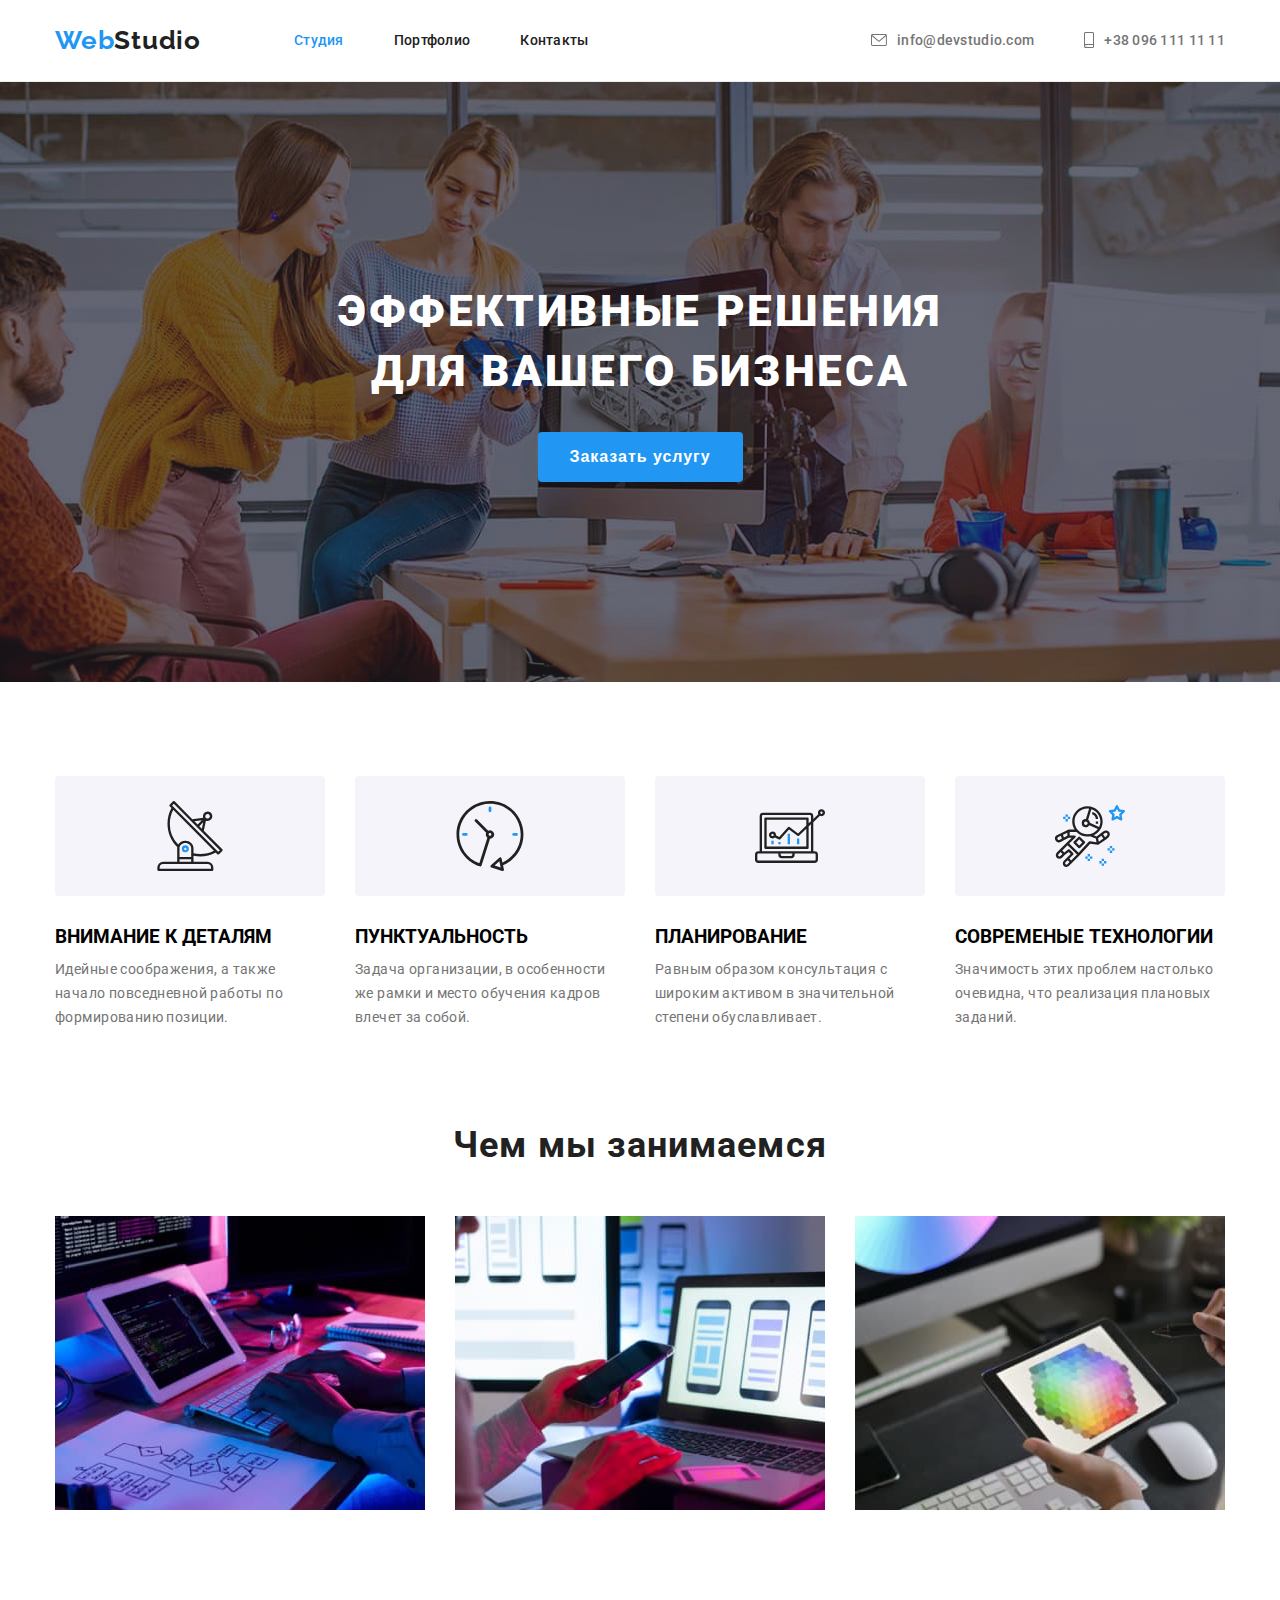
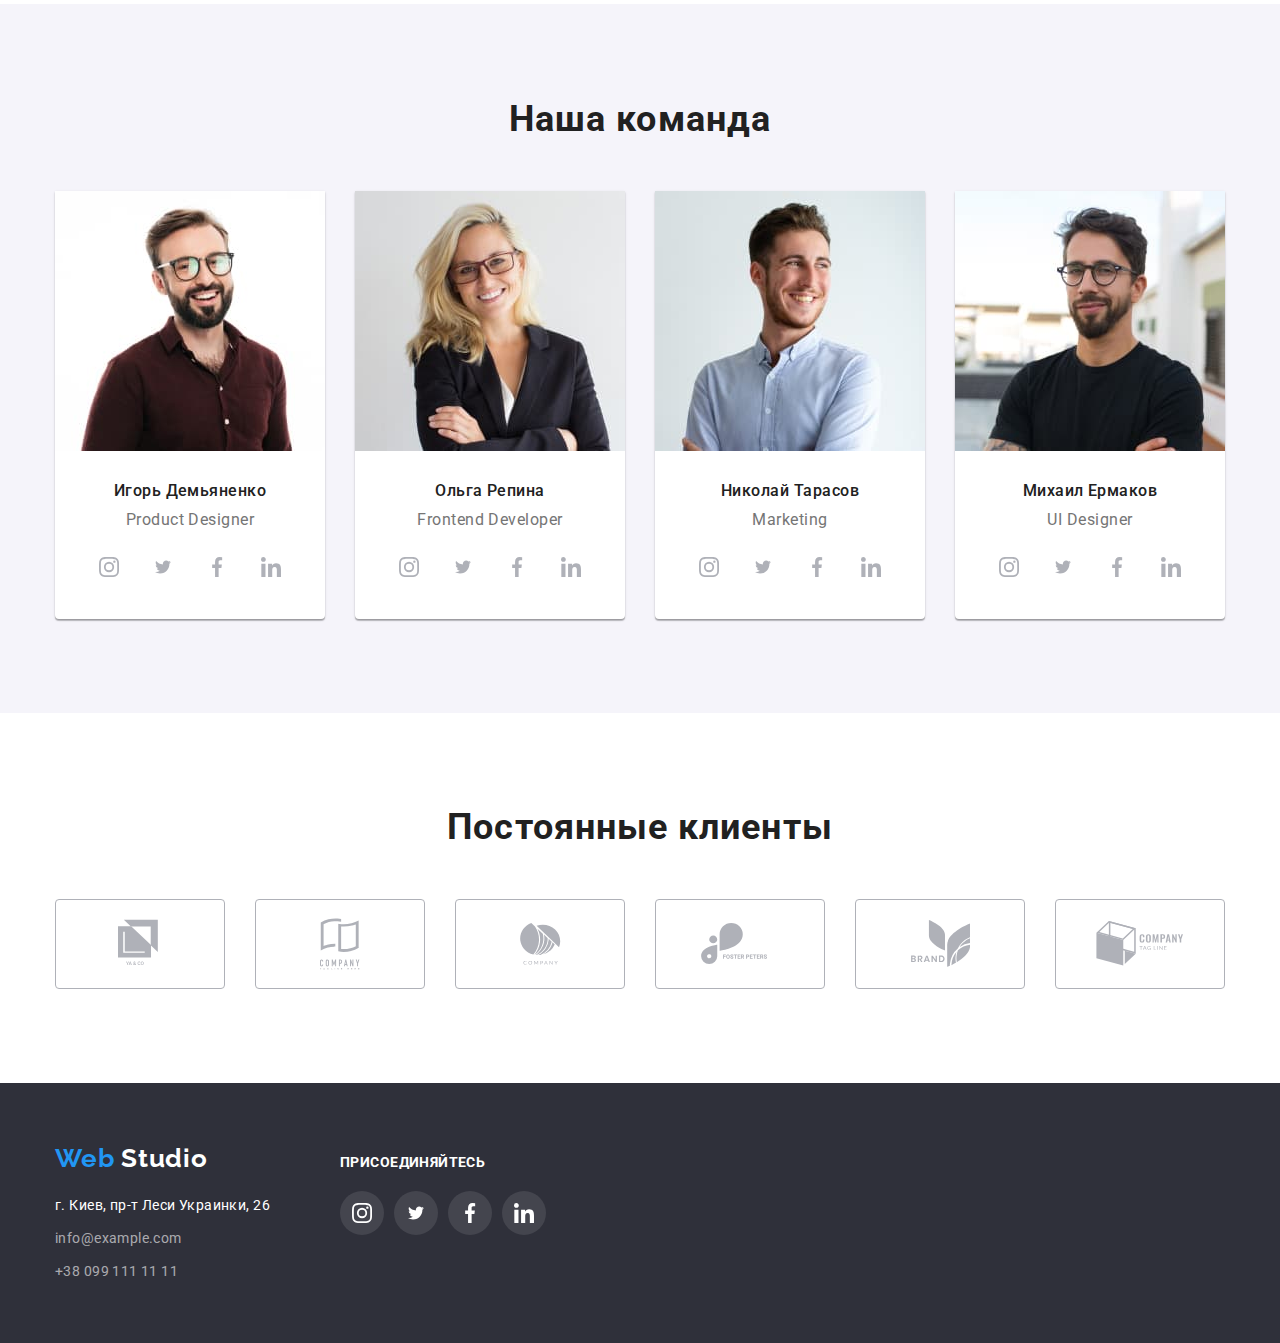
<file: index.html>
<!DOCTYPE html>
<html lang="en-ru">
  <head>
    <meta charset="UTF-8" />
    <meta name="viewport" content="width=device-width, initial-scale=1.0" />
    <title>WebStudio</title>
    <link
      rel="stylesheet"
      href="https://cdnjs.cloudflare.com/ajax/libs/modern-normalize/1.0.0/modern-normalize.min.css"
      integrity="sha512-ISS7cAi1PEhQ8jnbJpJZMd29NlhNj4AWYyLOSp2CE/CsHxTCu+r+t0D2yoJudVrd0/8fTVPUVDzY5Tvli75u/g=="
      crossorigin="anonymous"
    />
    <link rel="preconnect" href="https://fonts.gstatic.com" />
    <link
      href="https://fonts.googleapis.com/css2?family=Raleway:wght@700&family=Roboto:wght@400;500;700;900&display=swap"
      rel="stylesheet"
    />
    <link rel="stylesheet" href="./css/common.css" />
    <link rel="stylesheet" href="./css/style.css" />
  </head>
  <body>
    <!-- header====================================================================== -->

    <header>
      <div class="container site">
        <nav class="nav">
          <a class="logo" href="./index.html">Web<span>Studio</span> </a>

          <ul class="nav-list">
            <li class="nav-item item">
              <a class="link current" href="./index.html">Студия</a>
            </li>

            <li class="nav-item item">
              <a class="link" href="./portfolio.html">Портфолио</a>
            </li>

            <li class="nav-item item">
              <a class="link" href="#">Контакты</a>
            </li>
          </ul>
        </nav>

        <ul class="contact-list">
          <li class="contact-item item">
            <a class="link" aria-label="mail" href="mailto:info@devstudio.com">
              <svg class="contacts-icon" width="16" height="12">
                <use href="./images/sprite.svg#icon-envelope"></use>
              </svg>
              info@devstudio.com</a
            >
          </li>

          <li class="contact-item item">
            <a class="link" aria-label="mail" href="tel:+380961111111">
              <svg class="contacts-icon" width="10" height="16">
                <use href="./images/sprite.svg#icon-smartphone"></use>
              </svg>
              +38 096 111 11 11</a
            >
          </li>
        </ul>
      </div>
    </header>

    <main>
      <!-- hero====================================================================== -->

      <section class="hero">
        <div class="container">
          <h1 class="hero-title">Эффективные решения для вашего бизнеса</h1>
          <button class="hero-btn btn">Заказать услугу</button>
        </div>
      </section>

      <!-- benefits================================================================== -->

      <section class="benefits">
        <div class="container">
          <h2 class="visually-hidden">Преимущества</h2>
          <ul class="benefits-list">
            <li class="benefits-item item">
              <div class="benefits-box">
                <svg width="70" height="70">
                  <use href="./images/sprite.svg#icon-antenna"></use>
                </svg>
              </div>

              <h3 class="benefits-title title">ВНИМАНИЕ К ДЕТАЛЯМ</h3>
              <p class="benefits-text text">
                Идейные соображения, а также начало повседневной работы по
                формированию позиции.
              </p>
            </li>

            <li class="benefits-item item">
              <div class="benefits-box">
                <svg width="70" height="70">
                  <use href="./images/sprite.svg#icon-clock"></use>
                </svg>
              </div>

              <h3 class="benefits-title title">ПУНКТУАЛЬНОСТЬ</h3>

              <p class="benefits-text text">
                Задача организации, в особенности же рамки и место обучения
                кадров влечет за собой.
              </p>
            </li>

            <li class="benefits-item item">
              <div class="benefits-box">
                <svg width="70" height="70">
                  <use href="./images/sprite.svg#icon-diagram"></use>
                </svg>
              </div>
              <h3 class="benefits-title title">ПЛАНИРОВАНИЕ</h3>

              <p class="benefits-text text">
                Равным образом консультация с широким активом в значительной
                степени обуславливает.
              </p>
            </li>

            <li class="benefits-item item">
              <div class="benefits-box">
                <svg width="70" height="70">
                  <use href="./images/sprite.svg#icon-astronaut"></use>
                </svg>
              </div>
              <h3 class="benefits-title title">СОВРЕМЕНЫЕ ТЕХНОЛОГИИ</h3>

              <p class="benefits-text text">
                Значимость этих проблем настолько очевидна, что реализация
                плановых заданий.
              </p>
            </li>
          </ul>
        </div>
      </section>

      <!-- work====================================================================== -->

      <section class="work">
        <div class="container">
          <h2 class="work-title title">Чем мы занимаемся</h2>
          <ul class="work-list list">
            <li class="work-item item">
              <img src="./images/photo-1.jpg" alt="photo-1" width="370" />
            </li>

            <li class="work-item item">
              <img src="./images/photo-2.jpg" alt="photo-2" width="370" />
            </li>

            <li class="work-item item">
              <img src="./images/photo-3.jpg" alt="photo-3" width="370" />
            </li>
          </ul>
        </div>
      </section>

      <!-- team====================================================================== -->

      <section class="team">
        <div class="container">
          <h2 class="team-title title">Наша команда</h2>
          <ul class="team-list list">
            <li class="team-item item">
              <img
                src="./images/igor_demyanenko.jpg"
                alt="Игорь Демьяненко"
                width="270"
              />
              <div class="team-content">
                <h3 class="content-title title">Игорь Демьяненко</h3>
                <p class="content-text text">Product Designer</p>
                <ul class="social-list">
                  <li class="social-item">
                    <a class="social-link" href="#">
                      <svg width="20" height="20">
                        <use href="./images/sprite.svg#icon-instagram"></use>
                      </svg>
                    </a>
                  </li>
                  <li class="social-item">
                    <a class="social-link" href="#">
                      <svg width="20" height="16">
                        <use href="./images/sprite.svg#icon-twitter"></use>
                      </svg>
                    </a>
                  </li>
                  <li class="social-item">
                    <a class="social-link" href="#">
                      <svg width="20" height="20">
                        <use href="./images/sprite.svg#icon-facebook"></use>
                      </svg>
                    </a>
                  </li>
                  <li class="social-item">
                    <a class="social-link" href="#">
                      <svg width="20" height="20">
                        <use href="./images/sprite.svg#icon-linkedin"></use>
                      </svg>
                    </a>
                  </li>
                </ul>
              </div>
            </li>

            <li class="team-item item">
              <img
                src="./images/olga_repina.jpg"
                alt="Ольга Репина"
                width="270"
              />
              <div class="team-content">
                <h3 class="content-title title">Ольга Репина</h3>
                <p class="content-text text">Frontend Developer</p>
                <ul class="social-list">
                  <li class="social-item">
                    <a class="social-link" href="#">
                      <svg width="20" height="20">
                        <use href="./images/sprite.svg#icon-instagram"></use>
                      </svg>
                    </a>
                  </li>
                  <li class="social-item">
                    <a class="social-link" href="#">
                      <svg width="20" height="16">
                        <use href="./images/sprite.svg#icon-twitter"></use>
                      </svg>
                    </a>
                  </li>
                  <li class="social-item">
                    <a class="social-link" href="#">
                      <svg width="20" height="20">
                        <use href="./images/sprite.svg#icon-facebook"></use>
                      </svg>
                    </a>
                  </li>
                  <li class="social-item">
                    <a class="social-link" href="#">
                      <svg width="20" height="20">
                        <use href="./images/sprite.svg#icon-linkedin"></use>
                      </svg>
                    </a>
                  </li>
                </ul>
              </div>
            </li>

            <li class="team-item item">
              <img
                src="./images/nikolay_tarasov.jpg"
                alt="Николай Тарасов"
                width="270"
              />
              <div class="team-content">
                <h3 class="content-title title">Николай Тарасов</h3>
                <p class="content-text text">Marketing</p>
                <ul class="social-list">
                  <li class="social-item">
                    <a class="social-link" href="#">
                      <svg width="20" height="20">
                        <use href="./images/sprite.svg#icon-instagram"></use>
                      </svg>
                    </a>
                  </li>
                  <li class="social-item">
                    <a class="social-link" href="#">
                      <svg width="20" height="16">
                        <use href="./images/sprite.svg#icon-twitter"></use>
                      </svg>
                    </a>
                  </li>
                  <li class="social-item">
                    <a class="social-link" href="#">
                      <svg width="20" height="20">
                        <use href="./images/sprite.svg#icon-facebook"></use>
                      </svg>
                    </a>
                  </li>
                  <li class="social-item">
                    <a class="social-link" href="#">
                      <svg width="20" height="20">
                        <use href="./images/sprite.svg#icon-linkedin"></use>
                      </svg>
                    </a>
                  </li>
                </ul>
              </div>
            </li>

            <li class="team-item item">
              <img
                src="./images/mikhail_ermakov.jpg"
                alt="Михаил Ермаков"
                width="270"
              />
              <div class="team-content">
                <h3 class="content-title title">Михаил Ермаков</h3>
                <p class="content-text text">UI Designer</p>
                <ul class="social-list">
                  <li class="social-item">
                    <a class="social-link" href="#">
                      <svg width="20" height="20">
                        <use href="./images/sprite.svg#icon-instagram"></use>
                      </svg>
                    </a>
                  </li>
                  <li class="social-item">
                    <a class="social-link" href="#">
                      <svg width="20" height="16">
                        <use href="./images/sprite.svg#icon-twitter"></use>
                      </svg>
                    </a>
                  </li>
                  <li class="social-item">
                    <a class="social-link" href="#">
                      <svg width="20" height="20">
                        <use href="./images/sprite.svg#icon-facebook"></use>
                      </svg>
                    </a>
                  </li>
                  <li class="social-item">
                    <a class="social-link" href="#">
                      <svg width="20" height="20">
                        <use href="./images/sprite.svg#icon-linkedin"></use>
                      </svg>
                    </a>
                  </li>
                </ul>
              </div>
            </li>
          </ul>
        </div>
      </section>

      <!-- clients=================================================================== -->

      <section class="clients">
        <div class="container">
          <h2 class="clients-title">Постоянные клиенты</h2>
          <ul class="clients-list">
            <li class="clients-item item">
              <a href="#" class="clients-link">
                <svg width="44" height="50">
                  <use href="./images/sprite.svg#icon-ya_co"></use>
                </svg>
              </a>
            </li>

            <li class="clients-item item">
              <a href="#" class="clients-link">
                <svg width="40" height="52">
                  <use href="./images/sprite.svg#icon-tagline_here"></use>
                </svg>
              </a>
            </li>

            <li class="clients-item item">
              <a href="#" class="clients-link">
                <svg width="41" height="42">
                  <use href="./images/sprite.svg#icon-company"></use>
                </svg>
              </a>
            </li>

            <li class="clients-item item">
              <a href="#" class="clients-link">
                <svg width="79" height="42">
                  <use href="./images/sprite.svg#icon-foster_peters"></use>
                </svg>
              </a>
            </li>

            <li class="clients-item item">
              <a href="#" class="clients-link">
                <svg width="59" height="47">
                  <use href="./images/sprite.svg#icon-brand"></use>
                </svg>
              </a>
            </li>

            <li class="clients-item item">
              <a href="#" class="clients-link">
                <svg width="88" height="45">
                  <use href="./images/sprite.svg#icon-tag_line"></use>
                </svg>
              </a>
            </li>
          </ul>
        </div>
      </section>
    </main>

    <footer>
      <div class="container">
        <div class="footer-info">
          <a class="logo footer" href="./index.html"
            >Web
            <span>Studio</span>
          </a>
          <address class="address">
            г. Киев, пр-т Леси Украинки, 26
            <a class="contacts" href="mailto:info@example.com"
              >info@example.com</a
            >
            <a class="contacts" href="tel:+380991111111">+38 099 111 11 11</a>
          </address>
        </div>
        <div class="footer-social">
          <p class="footer-title">присоединяйтесь</p>
          <ul class="footer-list">
            <li class="footer-social-list">
              <a class="footer-link" href="#">
                <svg width="20" height="20">
                  <use href="./images/sprite.svg#icon-instagram"></use>
                </svg>
              </a>
            </li>
            <li class="footer-social-list">
              <a class="footer-link" href="#">
                <svg width="20" height="16">
                  <use href="./images/sprite.svg#icon-twitter"></use>
                </svg>
              </a>
            </li>
            <li class="footer-social-list">
              <a class="footer-link" href="#">
                <svg width="20" height="20">
                  <use href="./images/sprite.svg#icon-facebook"></use>
                </svg>
              </a>
            </li>
            <li class="footer-social-list">
              <a class="footer-link" href="#">
                <svg width="20" height="20">
                  <use href="./images/sprite.svg#icon-linkedin"></use>
                </svg>
              </a>
            </li>
          </ul>
        </div>
      </div>
    </footer>
  </body>
</html>
</file>
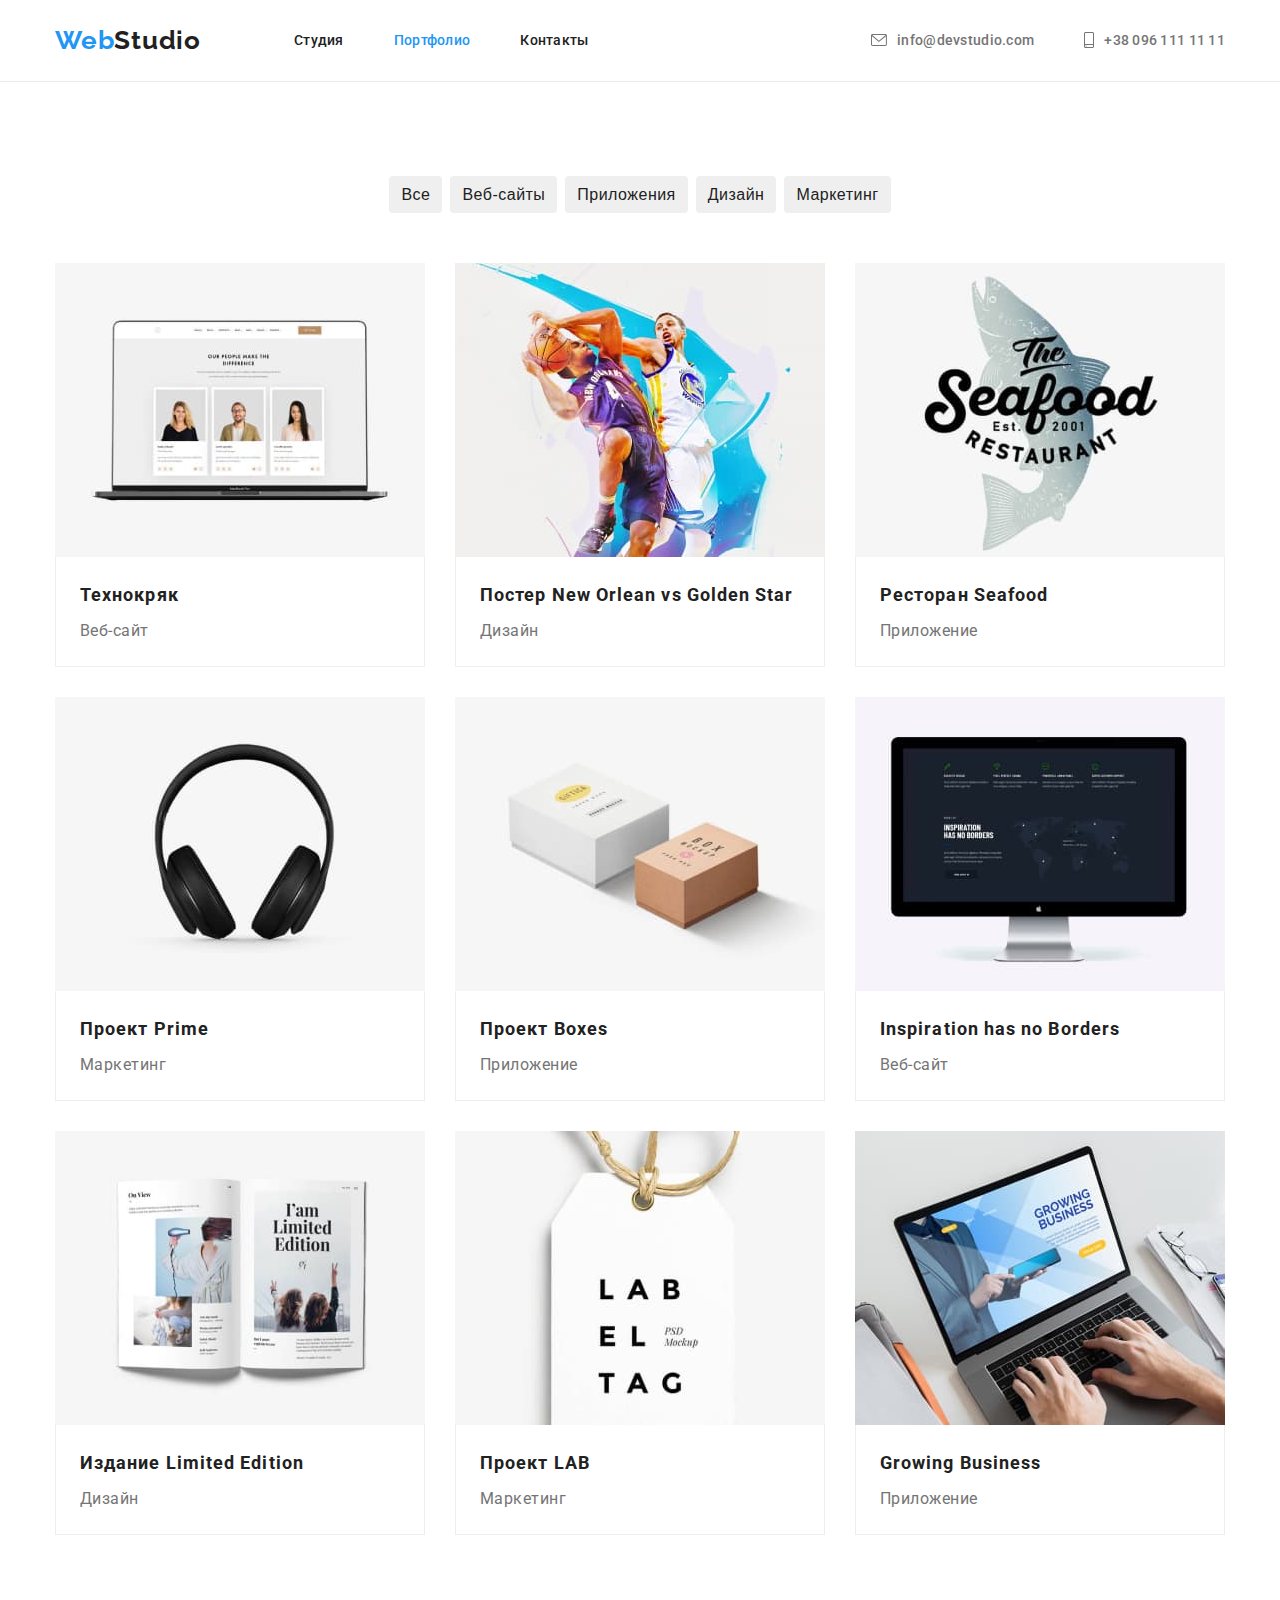
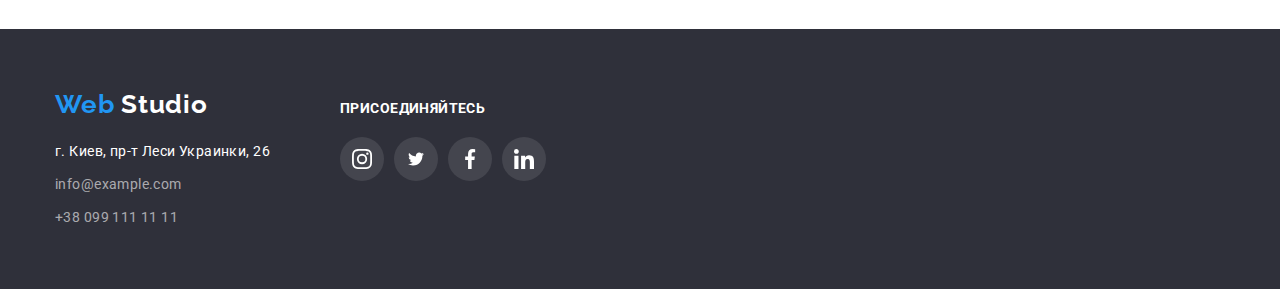
<file: portfolio.html>
<!DOCTYPE html>
<html lang="en">
  <head>
    <meta charset="UTF-8" />
    <meta http-equiv="X-UA-Compatible" content="IE=edge" />
    <meta name="viewport" content="width=device-width, initial-scale=1.0" />
    <title>Portfolio</title>
    <link
      rel="stylesheet"
      href="https://cdnjs.cloudflare.com/ajax/libs/modern-normalize/1.0.0/modern-normalize.min.css"
      integrity="sha512-ISS7cAi1PEhQ8jnbJpJZMd29NlhNj4AWYyLOSp2CE/CsHxTCu+r+t0D2yoJudVrd0/8fTVPUVDzY5Tvli75u/g=="
      crossorigin="anonymous"
    />
    <link rel="preconnect" href="https://fonts.gstatic.com" />
    <link
      href="https://fonts.googleapis.com/css2?family=Raleway:wght@700&family=Roboto:wght@400;500;700;900&display=swap"
      rel="stylesheet"
    />
    <link rel="stylesheet" href="./css/common.css" />
    <link rel="stylesheet" href="./css/style.css" />
  </head>
  <body>
    <header>
      <div class="container site">
        <nav class="nav">
          <a class="logo" href="./index.html">Web<span>Studio</span> </a>
          <ul class="nav-list">
            <li class="nav-item item">
              <a class="link" href="./index.html">Студия</a>
            </li>
            <li class="nav-item item">
              <a class="link current" href="./portfolio.html">Портфолио</a>
            </li>
            <li class="nav-item item">
              <a class="link" href="#">Контакты</a>
            </li>
          </ul>
        </nav>
        <ul class="contact-list">
          <li class="contact-item item">
            <a class="link" aria-label="mail" href="mailto:info@devstudio.com">
              <svg class="contacts-icon" width="16" height="12">
                <use href="./images/sprite.svg#icon-envelope"></use>
              </svg>
              info@devstudio.com</a
            >
          </li>

          <li class="contact-item item">
            <a class="link" aria-label="mail" href="tel:+380961111111">
              <svg class="contacts-icon" width="10" height="16">
                <use href="./images/sprite.svg#icon-smartphone"></use>
              </svg>
              +38 096 111 11 11</a
            >
          </li>
        </ul>
      </div>
    </header>

    <!-- job============================================================= -->
    <main>
      <section class="job">
        <div class="container">
          <h1 class="visually-hidden">Наши работы</h1>

          <!-- filter-list================================================= -->

          <ul class="filter-list list">
            <li class="filter-item item">
              <button class="filter-btn btn">Все</button>
            </li>

            <li class="filter-item item">
              <button class="filter-btn btn">Веб-сайты</button>
            </li>

            <li class="filter-item item">
              <button class="filter-btn btn">Приложения</button>
            </li>

            <li class="filter-item item">
              <button class="filter-btn btn">Дизайн</button>
            </li>

            <li class="filter-item item">
              <button class="filter-btn btn">Маркетинг</button>
            </li>
          </ul>

          <!-- job-list================================================= -->

          <ul class="job-list list">
            <li class="job-item item">
              <a href="" class="card">
                <div class="card-thumb">
                  <img
                    src="./images/techno_crack.jpg"
                    alt="Технокряк"
                    width="370"
                  />
                </div>
                <div class="card-content">
                  <h3 class="list-project">Технокряк</h3>
                  <p class="text-filter">Веб-сайт</p>
                </div>
              </a>
            </li>

            <li class="job-item item">
              <a href="" class="card">
                <div class="card-thumb">
                  <img
                    src="./images/new_orlean_vs_golden_star_poster.jpg"
                    alt="Постер New Orlean vs Golden Star"
                    width="370"
                  />
                </div>
                <div class="card-content">
                  <h3 class="list-project">Постер New Orlean vs Golden Star</h3>
                  <p class="text-filter">Дизайн</p>
                </div>
              </a>
            </li>

            <li class="job-item item">
              <a href="" class="card">
                <div class="card-thumb">
                  <img
                    src="./images/seafood_restaurant.jpg"
                    alt="Ресторан Seafood"
                    width="370"
                  />
                </div>
                <div class="card-content">
                  <h3 class="list-project">Ресторан Seafood</h3>
                  <p class="text-filter">Приложение</p>
                </div>
              </a>
            </li>

            <li class="job-item item">
              <a href="" class="card">
                <div class="card-thumb">
                  <img
                    src="./images/prime_project.jpg"
                    alt="Проект Prime"
                    width="370"
                  />
                </div>
                <div class="card-content">
                  <h3 class="list-project">Проект Prime</h3>
                  <p class="text-filter">Маркетинг</p>
                </div>
              </a>
            </li>

            <li class="job-item item">
              <a href="" class="card">
                <div class="card-thumb">
                  <img
                    src="./images/boxes_project.jpg"
                    alt="Проект Boxes"
                    width="370"
                  />
                </div>
                <div class="card-content">
                  <h3 class="list-project">Проект Boxes</h3>
                  <p class="text-filter">Приложение</p>
                </div>
              </a>
            </li>

            <li class="job-item item">
              <a href="" class="card">
                <div class="card-thumb">
                  <img
                    src="./images/inspiration_has_no_borders.jpg"
                    alt="Inspiration has no Borders"
                    width="370"
                  />
                </div>
                <div class="card-content">
                  <h3 class="list-project">Inspiration has no Borders</h3>
                  <p class="text-filter">Веб-сайт</p>
                </div>
              </a>
            </li>

            <li class="job-item item">
              <a href="" class="card">
                <div class="card-thumb">
                  <img
                    src="./images/limited_edition.jpg"
                    alt="Издание Limited Edition"
                    width="370"
                  />
                </div>
                <div class="card-content">
                  <h3 class="list-project">Издание Limited Edition</h3>
                  <p class="text-filter">Дизайн</p>
                </div>
              </a>
            </li>

            <li class="job-item item">
              <a href="" class="card">
                <div class="card-thumb">
                  <img
                    src="./images/lab_project.jpg"
                    alt="Проект LAB"
                    width="370"
                  />
                </div>
                <div class="card-content">
                  <h3 class="list-project">Проект LAB</h3>
                  <p class="text-filter">Маркетинг</p>
                </div>
              </a>
            </li>

            <li class="job-item item">
              <a href="" class="card">
                <div class="card-thumb">
                  <img
                    src="./images/growing_business.jpg"
                    alt="Growing Business"
                    width="370"
                  />
                </div>
                <div class="card-content">
                  <h3 class="list-project">Growing Business</h3>
                  <p class="text-filter">Приложение</p>
                </div>
              </a>
            </li>
          </ul>
        </div>
      </section>
    </main>
    <footer>
      <div class="container">
        <div class="footer-info">
          <a class="logo footer" href="./index.html"
            >Web
            <span>Studio</span>
          </a>
          <address class="address">
            г. Киев, пр-т Леси Украинки, 26
            <a class="contacts" href="mailto:info@example.com"
              >info@example.com</a
            >
            <a class="contacts" href="tel:+380991111111">+38 099 111 11 11</a>
          </address>
        </div>
        <div class="footer-social">
          <h2 class="footer-title">присоединяйтесь</h2>
          <ul class="footer-list">
            <li class="footer-social-list">
              <a class="footer-link" href="#">
                <svg width="20" height="20">
                  <use href="./images/sprite.svg#icon-instagram"></use>
                </svg>
              </a>
            </li>
            <li class="footer-social-list">
              <a class="footer-link" href="#">
                <svg width="20" height="16">
                  <use href="./images/sprite.svg#icon-twitter"></use>
                </svg>
              </a>
            </li>
            <li class="footer-social-list">
              <a class="footer-link" href="#">
                <svg width="20" height="20">
                  <use href="./images/sprite.svg#icon-facebook"></use>
                </svg>
              </a>
            </li>
            <li class="footer-social-list">
              <a class="footer-link" href="#">
                <svg width="20" height="20">
                  <use href="./images/sprite.svg#icon-linkedin"></use>
                </svg>
              </a>
            </li>
          </ul>
        </div>
      </div>
    </footer>
  </body>
</html>
</file>
<file: css/common.css>
:root {
  --text-black: #212121;
  --text-grey: #757575;
  --text-grey-op60: 255, 255, 255, 0, 6;
  --text-white: #ffffff;
  --blue: #2196f3;
  --dop-page-color: #2f303a;
  --page-color-op10: 245, 244, 250, 1;
  --list-item-gap: 30px;
  --social-icon-color: #afb1b8;
  --social-footer-icon: rgba(255, 255, 255, 0.1);
}

.visually-hidden {
  position: absolute;
  width: 1px;
  height: 1px;
  margin: -1px;
  border: 0;
  padding: 0;

  white-space: nowrap;
  clip-path: inset(100%);
  clip: rect(0 0 0 0);
  overflow: hidden;
}

ul,
li {
  list-style: none;
  padding: 0;
  margin: 0;
}

a,
address {
  text-decoration: none;
}

button {
  cursor: pointer;
  border: none;
  outline: none;
}

h1,
h2,
h3,
p {
  margin: 0;
  padding: 0;
}

* {
  box-sizing: border-box;
  margin: 0;
  padding: 0;
}

*::before,
*::after {
  box-sizing: inherit;
}

a {
  display: block;
  text-decoration: none;
}

img {
  display: block;
  max-width: 100%;
  height: auto;
}
</file>
<file: css/style.css>
body {
  font-family: 'Roboto', sans-serif;
  font-style: normal;
  margin: auto;
}

.container {
  width: 1200px;
  padding-left: 15px;
  padding-right: 15px;
  margin-left: auto;
  margin-right: auto;
}

/* index css----------------------------------------------------------------- */

/* header-------------------------------------------------------------------- */
header {
  border-bottom: 1px solid #ececec;
}

.logo {
  font-family: 'Raleway', sans-serif;
  font-style: normal;
  font-weight: 700;
  font-size: 26px;
  line-height: 1.2;
  letter-spacing: 0.03em;

  color: var(--blue);
}

.logo span {
  color: var(--text-black);
}

.link {
  padding-top: 32px;
  padding-bottom: 32px;

  font-weight: 500;
  font-size: 14px;
  line-height: 1.2;
  letter-spacing: 0.02em;
}

.nav-item .link {
  color: var(--text-black);
}

.contact-item .link {
  color: var(--text-grey);
}

.link:hover,
.link:focus {
  color: var(--blue);
}

.link.current {
  color: var(--blue);
}

.site,
.nav,
.nav-list,
.contact-list {
  display: flex;
  justify-content: space-between;
  align-items: center;
}

.nav-list .item + .item,
.contact-list .item + .item {
  margin-left: 50px;
}

.nav-list {
  margin-left: 93px;
}

.contact-item .contacts-icon {
  fill: currentColor;
  margin-right: 10px;
}

.contacts-icon .contact-item:hover,
.contacts-icon .contact-item:focus {
  fill: var(--blue-text);
}

.link {
  display: flex;
  align-items: center;
}

/* hero---------------------------------------------------------------------- */
.hero {
  max-width: 1600px;
  margin: 0 auto;

  padding-top: 200px;
  padding-bottom: 200px;

  background-image: linear-gradient(
      to right,
      rgba(47, 48, 58, 0.4),
      rgba(47, 48, 58, 0.4)
    ),
    url(../images/people_header.jpg);
  background-size: cover;
  background-position: center;
  background-repeat: no-repeat;
  background-color: #2f303a;
}

.hero-title {
  margin: 0 auto;
  width: 696px;
  min-height: 120px;

  font-weight: 900;
  font-size: 44px;
  line-height: 1.36;
  text-align: center;
  letter-spacing: 0.06em;
  text-transform: uppercase;

  color: var(--text-white);
}

.hero-btn {
  display: flex;
  margin-left: auto;
  margin-right: auto;
  margin-top: 30px;
  padding: 10px 32px;

  font-weight: 700;
  font-size: 16px;
  line-height: 1.9;
  text-align: center;
  letter-spacing: 0.06em;

  color: var(--text-white);
  background: var(--blue);
  border-radius: 4px;
  border-color: #000000;
  overflow: none;
}

/* benefits------------------------------------------------------------------ */
.benefits {
  padding-top: 94px;
}

.benefits-list {
  display: flex;
}

.benefits-item {
  width: 270px;
}

.benefits-list .item + .item {
  margin-left: 30px;
}

.benefits-box {
  width: 270px;
  height: 120px;

  background-color: #f5f4fa;
  margin-bottom: 30px;
  display: flex;
  justify-content: center;
  align-items: center;
  border-radius: 4px;
}

.benefits-title title {
  font-weight: 700;
  font-size: 14px;
  line-height: 1.2;
  letter-spacing: 0.03em;
  text-transform: uppercase;

  color: var(--text-black);
}

.benefits-text {
  margin-top: 10px;

  font-weight: 400;
  font-size: 14px;
  line-height: 1.7;
  letter-spacing: 0.03em;

  color: var(--text-grey);
}

/* work--------------------------------------------=------------------------- */
.work {
  padding-top: 94px;
  padding-bottom: 94px;
}

.work-list {
  display: flex;
  margin-top: 50px;
  justify-content: center;
}

.work-list .item + .item {
  margin-left: 30px;
}

.work-title {
  font-weight: bold;
  font-size: 36px;
  line-height: 42px;
  text-align: center;
  letter-spacing: 0.03em;

  color: var(--text-black);
}

/* team---------------------------------------------------------------------- */
.team {
  padding-top: 94px;
  padding-bottom: 94px;

  background-color: #f5f4fa;
}

.team-title {
  font-weight: 700;
  font-size: 36px;
  line-height: 1.2;
  text-align: center;
  letter-spacing: 0.03em;

  color: var(--text-black);
}

.team-list {
  display: flex;
  margin-top: 50px;
}

.team-list .item + .item {
  margin-left: 30px;
}

.team-item {
  width: 270px;

  background-color: #ffffff;
  box-shadow: 0px 1px 3px rgba(0, 0, 0, 0.12), 0px 1px 1px rgba(0, 0, 0, 0.14),
    0px 2px 1px rgba(0, 0, 0, 0.2);

  border-radius: 0px 0px 4px 4px;
}

.team-content {
  padding-top: 30px;
  padding-bottom: 30px;
  padding-left: 15px;
  padding-right: 15px;
}

.content-title {
  font-weight: 500;
  font-size: 16px;
  line-height: 1.2;
  text-align: center;
  letter-spacing: 0.03em;

  color: var(--text-black);
}

.content-text {
  margin-top: 10px;

  font-weight: normal;
  font-size: 16px;
  line-height: 1.2;
  text-align: center;
  letter-spacing: 0.03em;

  color: var(--text-grey);
}

.social-list {
  display: flex;
  justify-content: center;
  margin-top: 16px;
}

.social-item {
  margin-right: 10px;
}

.social-item:last-child {
  margin-right: 0px;
}

.social-item:hover,
.social-item:focus {
  background-color: var(--white-text);
}

.social-link {
  display: flex;
  justify-content: center;
  align-items: center;
  width: 44px;
  height: 44px;
  fill: var(--social-icon-color);
}

.social-link:hover,
.social-link:focus {
  border-radius: 50%;
  fill: var(--text-white);
  background-color: var(--blue);
}

/* clients------------------------------------------------------------------- */
.clients {
  padding-top: 94px;
  padding-bottom: 94px;
}

.clients-title {
  font-style: normal;
  font-weight: 700;
  font-size: 36px;
  line-height: 1.16;
  text-align: center;
  letter-spacing: 0.03em;
  color: var(--text-black);
}

.clients-list {
  display: flex;
  margin-top: 50px;
}

.clients-list .item + .item {
  margin-left: 30px;
}

.clients-link {
  width: 170px;
  height: 90px;
  display: flex;
  justify-content: center;
  align-items: center;
  fill: var(--social-icon-color);
  border: 1px solid var(--social-icon-color);
  box-sizing: border-box;
  border-radius: 4px;
}

.clients-link:hover,
.clients-link:focus {
  fill: var(--blue);
  background-color: var(--text-white);
  border: 1px solid var(--blue);
}

/* footer-------------------------------------------------------------------- */
footer {
  background: var(--dop-page-color);
}

footer .container {
  display: flex;
  align-items: baseline;

  padding-top: 60px;
  padding-bottom: 60px;
}

.footer span {
  color: var(--text-white);
}

.address,
.contacts {
  font-style: normal;
  font-weight: 400;
  font-size: 14px;
  line-height: 1.7;
  letter-spacing: 0.03em;
}

.address {
  margin-top: 20px;

  color: var(--text-white);
}

.contacts {
  margin-top: 9px;

  color: rgba(255, 255, 255, 0.6);
}

.footer-social {
  margin-left: 70px;
}

.footer-title {
  font-style: normal;
  font-weight: 700;
  font-size: 14px;
  line-height: 1.14;
  letter-spacing: 0.03em;
  text-transform: uppercase;
  color: var(--text-white);
}

.footer-list {
  display: flex;
  justify-content: center;
  align-items: center;
  margin-top: 20px;
}

.footer-social-list {
  width: 44px;
  height: 44px;
  margin-right: 10px;
  fill: var(--social-icon-color);
  background-color: var(--social-footer-icon);
  border-radius: 50%;
}

.footer-social-list:last-child {
  margin-right: 0px;
}

.footer-social-list:hover,
.footer-social-list:focus {
  background-color: var(--text-white);
}

.footer-link {
  display: flex;
  justify-content: center;
  align-items: center;
  width: 44px;
  height: 44px;
  fill: var(--text-white);
}

.footer-link:hover,
.footer-link:focus {
  border-radius: 50%;
  fill: var(--text-white);
  background-color: var(--blue);
}

/* portfolio css------------------------------------------------------------- */

/* job----------------------------------------------------------------------- */
.job {
  padding-top: 94px;
  padding-bottom: 94px;
}

/* filter-list--------------------------------------------------------------- */
.filter-list {
  display: flex;
  justify-content: center;

  margin-bottom: 50px;
}

.filter-list .item + .item {
  margin-left: 8px;
}

.filter-btn {
  padding: 6px 12px;

  font-weight: 500;
  font-size: 16px;
  line-height: 1.6;
  text-align: center;
  letter-spacing: 0.03em;

  color: var(--text-black);

  border-radius: 4px;
}

.filter-btn:hover,
.filter-btn:focus {
  background-color: var(--blue);
  color: var(--text-white);
}

/* job-list------------------------------------------------------------------ */
.job-list {
  display: flex;
  flex-wrap: wrap;

  margin-left: calc(-1 * var(--list-item-gap));
  margin-top: calc(-1 * var(--list-item-gap));
}

.job-item {
  flex-basis: calc(100% / 3 - var(--list-item-gap));

  margin-left: var(--list-item-gap);
  margin-top: var(--list-item-gap);

  border-radius: 1px solid #eeeeee;
}

.job-item:hover,
.job-item:focus {
  box-shadow: 0px 1px 1px rgba(0, 0, 0, 0.12), 0px 4px 4px rgba(0, 0, 0, 0.06),
    1px 4px 6px rgba(0, 0, 0, 0.16);
}

.list-project {
  font-weight: 700;
  font-size: 18px;
  line-height: 2;
  letter-spacing: 0.06em;
  color: var(--text-black);
}

.card-content {
  padding: 20px 24px;
  border: 1px solid #eeeeee;
  border-top: none;
}

.text-filter {
  margin-top: 4px;

  font-weight: 400;
  font-size: 16px;
  line-height: 1.8;
  letter-spacing: 0.03em;
  color: var(--text-grey);
}
</file>
